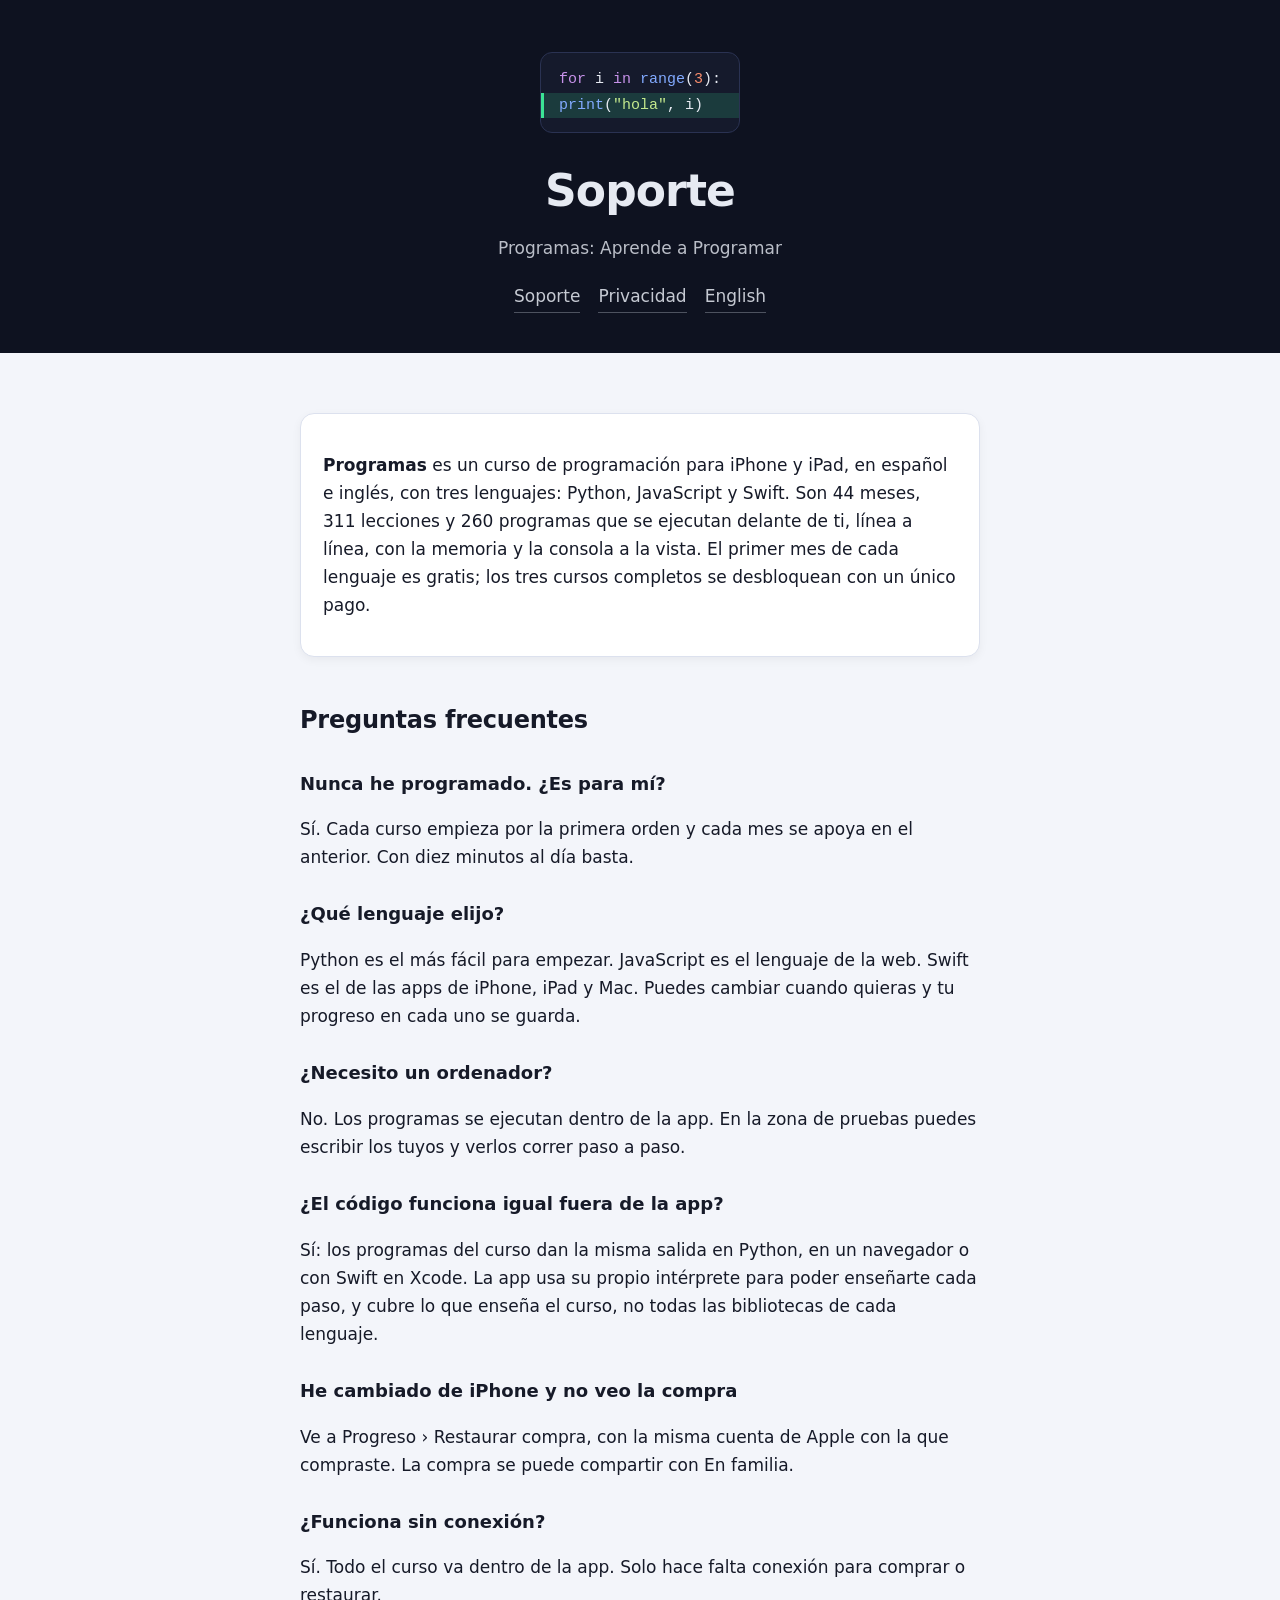
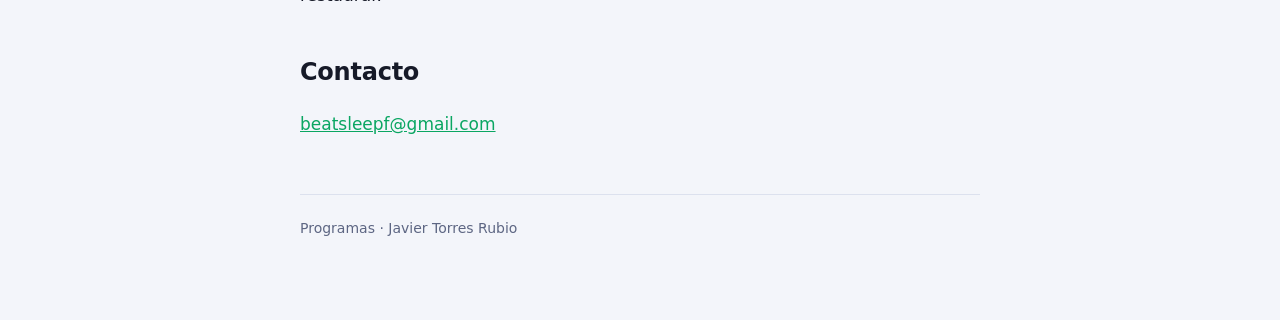
<file: index.html>
<!doctype html>
<html lang="es">
<head>
<meta charset="utf-8">
<meta name="viewport" content="width=device-width, initial-scale=1, viewport-fit=cover">
<title>Programas: aprende a programar — Soporte</title>
<link rel="canonical" href="https://javi7899.github.io/programas-web/">
<link rel="alternate" hreflang="es" href="https://javi7899.github.io/programas-web/">
<link rel="alternate" hreflang="en" href="https://javi7899.github.io/programas-web/en/">
<meta name="description" content="Ayuda de Programas, el curso de Python, JavaScript y Swift en el que cada programa se ejecuta delante de ti, línea a línea.">
<link rel="stylesheet" href="estilo.css">
</head>
<body>
<header>
  <div class="code" aria-hidden="true"><span><span class="kw">for</span> i <span class="kw">in</span> <span class="fn">range</span>(<span class="num">3</span>):</span><br><span class="on">    <span class="fn">print</span>(<span class="str">"hola"</span>, i)</span></div>
  <h1>Soporte</h1>
  <p>Programas: Aprende a Programar</p>
  <nav><a href="index.html">Soporte</a> <a href="privacidad.html">Privacidad</a> <a href="en/" hreflang="en" lang="en">English</a></nav>
</header>
<main>
  <div class="card"><p><strong>Programas</strong> es un curso de programación para iPhone y iPad, en español e inglés, con tres lenguajes: Python, JavaScript y Swift. Son 44 meses, 311 lecciones y 260 programas que se ejecutan delante de ti, línea a línea, con la memoria y la consola a la vista. El primer mes de cada lenguaje es gratis; los tres cursos completos se desbloquean con un único pago.</p></div>
  <h2>Preguntas frecuentes</h2>
  <h3>Nunca he programado. ¿Es para mí?</h3>
  <p>Sí. Cada curso empieza por la primera orden y cada mes se apoya en el anterior. Con diez minutos al día basta.</p>
  <h3>¿Qué lenguaje elijo?</h3>
  <p>Python es el más fácil para empezar. JavaScript es el lenguaje de la web. Swift es el de las apps de iPhone, iPad y Mac. Puedes cambiar cuando quieras y tu progreso en cada uno se guarda.</p>
  <h3>¿Necesito un ordenador?</h3>
  <p>No. Los programas se ejecutan dentro de la app. En la zona de pruebas puedes escribir los tuyos y verlos correr paso a paso.</p>
  <h3>¿El código funciona igual fuera de la app?</h3>
  <p>Sí: los programas del curso dan la misma salida en Python, en un navegador o con Swift en Xcode. La app usa su propio intérprete para poder enseñarte cada paso, y cubre lo que enseña el curso, no todas las bibliotecas de cada lenguaje.</p>
  <h3>He cambiado de iPhone y no veo la compra</h3>
  <p>Ve a Progreso › Restaurar compra, con la misma cuenta de Apple con la que compraste. La compra se puede compartir con En familia.</p>
  <h3>¿Funciona sin conexión?</h3>
  <p>Sí. Todo el curso va dentro de la app. Solo hace falta conexión para comprar o restaurar.</p>
  <h2>Contacto</h2>
  <p><span data-correo><noscript>beatsleepf (arroba) gmail.com</noscript></span></p>
  <footer>Programas · Javier Torres Rubio</footer>
</main>
<script src="contacto.js"></script>
</body>
</html>
</file>
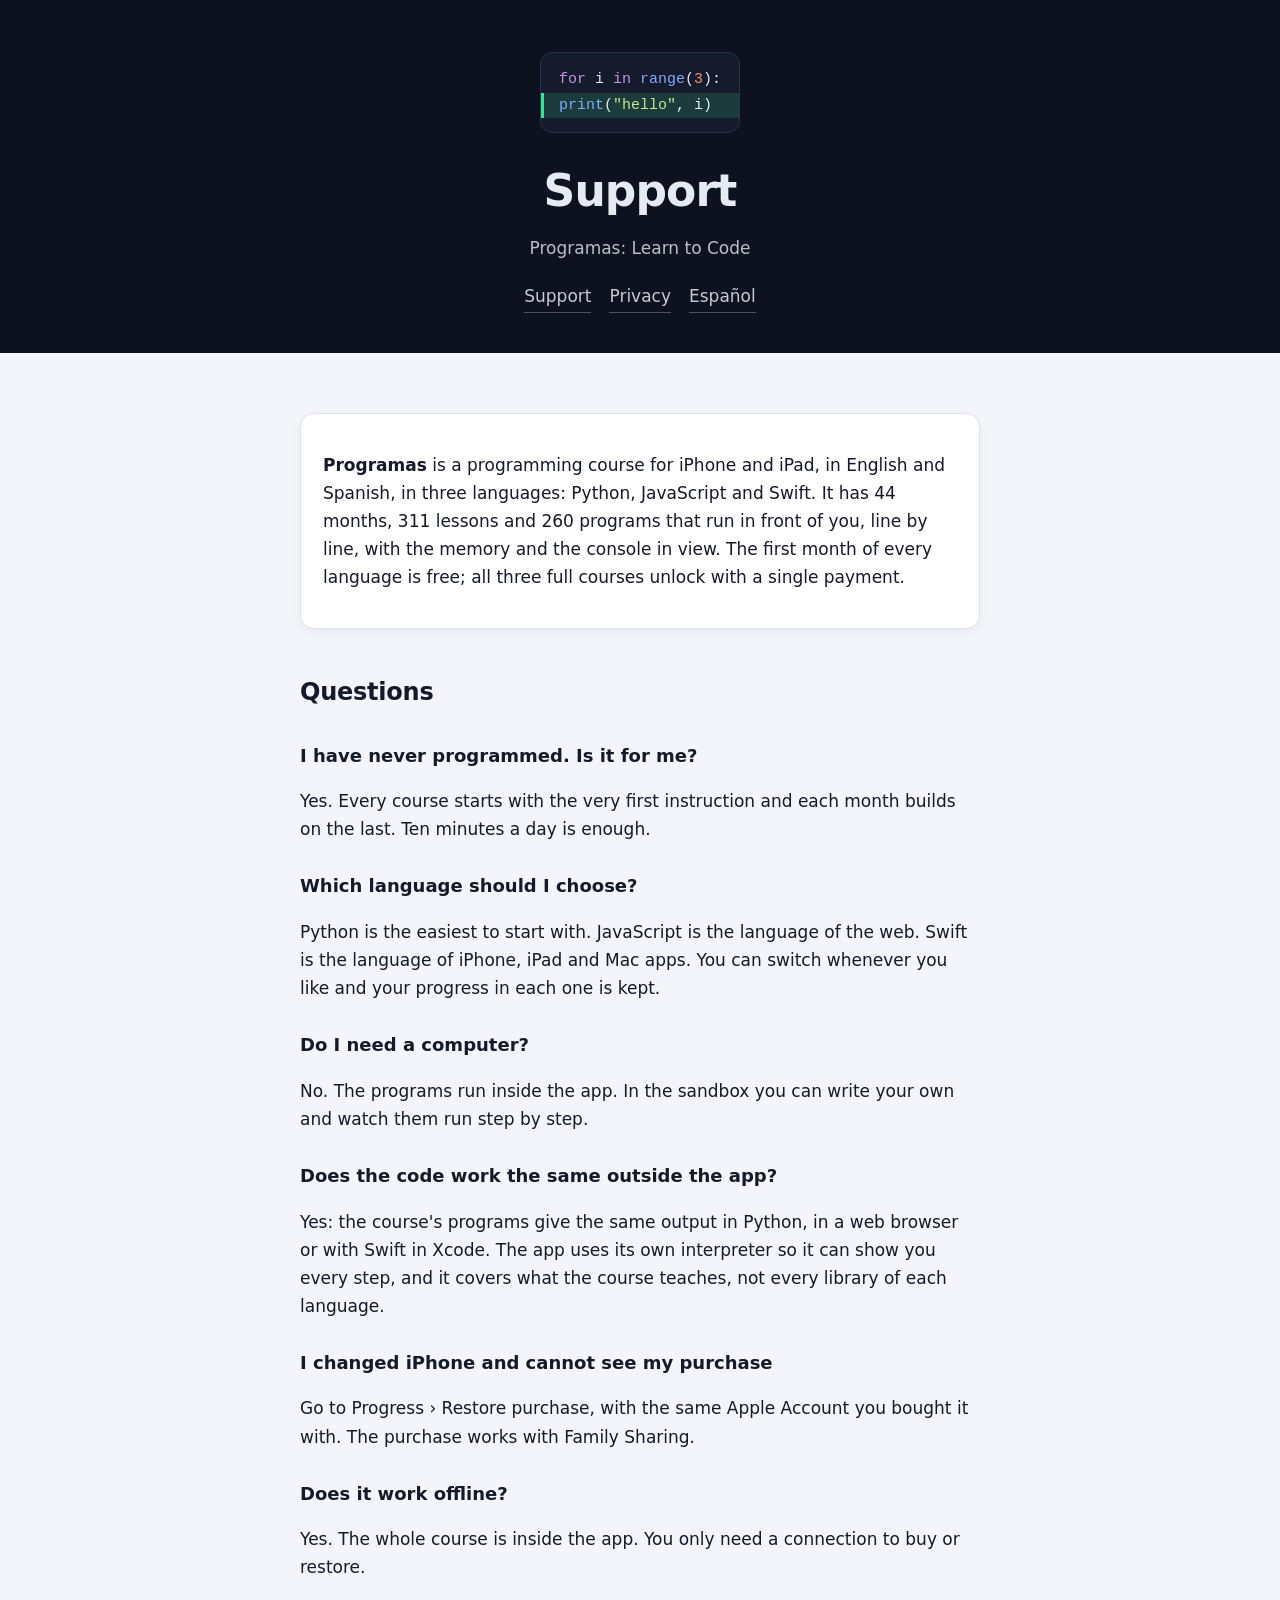
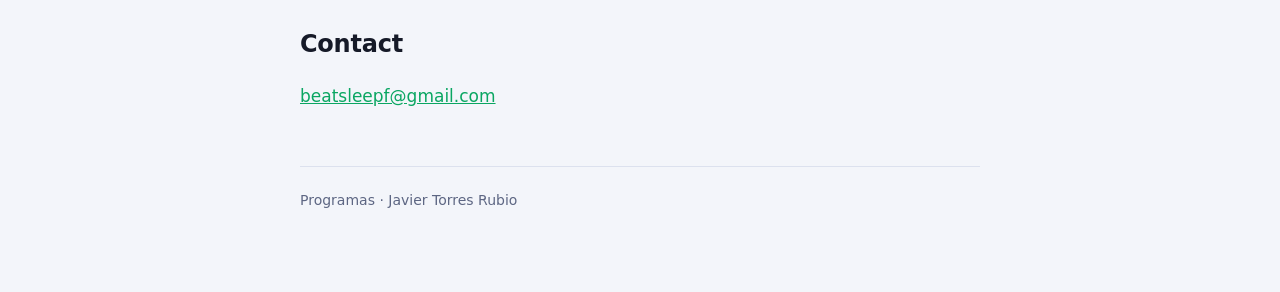
<file: en/index.html>
<!doctype html>
<html lang="en">
<head>
<meta charset="utf-8">
<meta name="viewport" content="width=device-width, initial-scale=1, viewport-fit=cover">
<title>Programas: learn to code — Support</title>
<link rel="canonical" href="https://javi7899.github.io/programas-web/en/">
<link rel="alternate" hreflang="es" href="https://javi7899.github.io/programas-web/">
<link rel="alternate" hreflang="en" href="https://javi7899.github.io/programas-web/en/">
<meta name="description" content="Help for Programas, the Python, JavaScript and Swift course where every program runs in front of you, line by line.">
<link rel="stylesheet" href="../estilo.css">
</head>
<body>
<header>
  <div class="code" aria-hidden="true"><span><span class="kw">for</span> i <span class="kw">in</span> <span class="fn">range</span>(<span class="num">3</span>):</span><br><span class="on">    <span class="fn">print</span>(<span class="str">"hello"</span>, i)</span></div>
  <h1>Support</h1>
  <p>Programas: Learn to Code</p>
  <nav><a href="./">Support</a> <a href="privacy.html">Privacy</a> <a href="../" hreflang="es" lang="es">Español</a></nav>
</header>
<main>
  <div class="card"><p><strong>Programas</strong> is a programming course for iPhone and iPad, in English and Spanish, in three languages: Python, JavaScript and Swift. It has 44 months, 311 lessons and 260 programs that run in front of you, line by line, with the memory and the console in view. The first month of every language is free; all three full courses unlock with a single payment.</p></div>
  <h2>Questions</h2>
  <h3>I have never programmed. Is it for me?</h3>
  <p>Yes. Every course starts with the very first instruction and each month builds on the last. Ten minutes a day is enough.</p>
  <h3>Which language should I choose?</h3>
  <p>Python is the easiest to start with. JavaScript is the language of the web. Swift is the language of iPhone, iPad and Mac apps. You can switch whenever you like and your progress in each one is kept.</p>
  <h3>Do I need a computer?</h3>
  <p>No. The programs run inside the app. In the sandbox you can write your own and watch them run step by step.</p>
  <h3>Does the code work the same outside the app?</h3>
  <p>Yes: the course's programs give the same output in Python, in a web browser or with Swift in Xcode. The app uses its own interpreter so it can show you every step, and it covers what the course teaches, not every library of each language.</p>
  <h3>I changed iPhone and cannot see my purchase</h3>
  <p>Go to Progress › Restore purchase, with the same Apple Account you bought it with. The purchase works with Family Sharing.</p>
  <h3>Does it work offline?</h3>
  <p>Yes. The whole course is inside the app. You only need a connection to buy or restore.</p>
  <h2>Contact</h2>
  <p><span data-correo><noscript>beatsleepf (at) gmail.com</noscript></span></p>
  <footer>Programas · Javier Torres Rubio</footer>
</main>
<script src="contacto.js"></script>
</body>
</html>
</file>
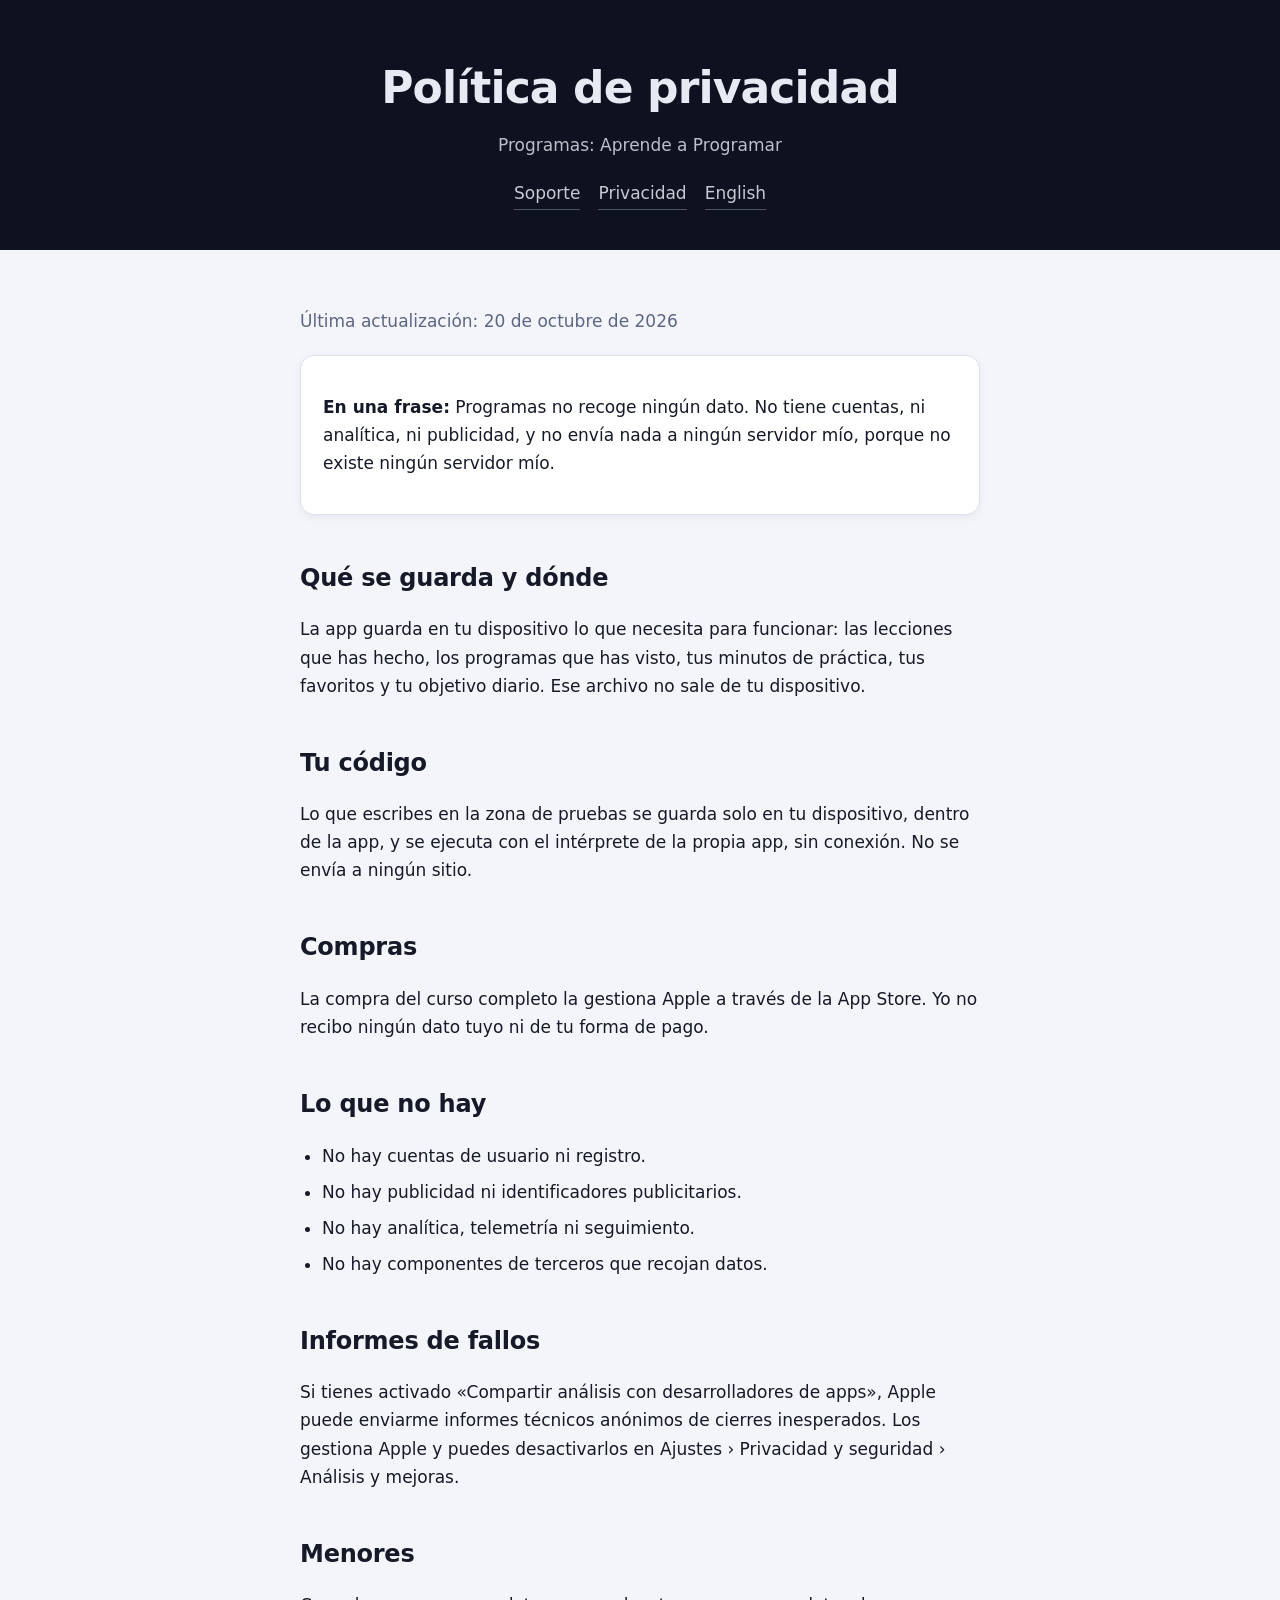
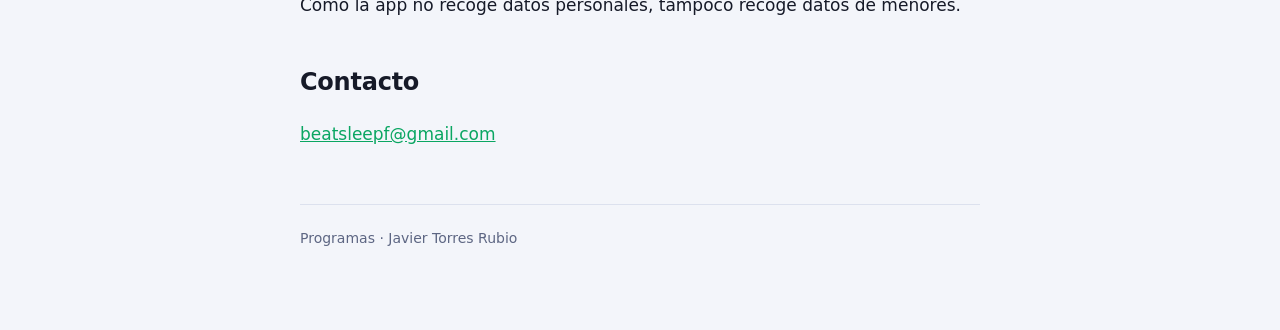
<file: privacidad.html>
<!doctype html>
<html lang="es">
<head>
<meta charset="utf-8">
<meta name="viewport" content="width=device-width, initial-scale=1, viewport-fit=cover">
<title>Política de privacidad de Programas</title>
<link rel="canonical" href="https://javi7899.github.io/programas-web/privacidad.html">
<link rel="alternate" hreflang="es" href="https://javi7899.github.io/programas-web/privacidad.html">
<link rel="alternate" hreflang="en" href="https://javi7899.github.io/programas-web/en/privacy.html">
<meta name="description" content="Programas no recoge datos: sin cuentas, sin analítica y sin publicidad. Tu progreso y tu código se quedan en tu dispositivo.">
<link rel="stylesheet" href="estilo.css">
</head>
<body>
<header>
  <h1>Política de privacidad</h1>
  <p>Programas: Aprende a Programar</p>
  <nav><a href="index.html">Soporte</a> <a href="privacidad.html">Privacidad</a> <a href="en/" hreflang="en" lang="en">English</a></nav>
</header>
<main>
  <p class="subtle">Última actualización: 20 de octubre de 2026</p>
  <div class="card"><p><strong>En una frase:</strong> Programas no recoge ningún dato. No tiene cuentas, ni analítica, ni publicidad, y no envía nada a ningún servidor mío, porque no existe ningún servidor mío.</p></div>
  <h2>Qué se guarda y dónde</h2>
  <p>La app guarda en tu dispositivo lo que necesita para funcionar: las lecciones que has hecho, los programas que has visto, tus minutos de práctica, tus favoritos y tu objetivo diario. Ese archivo no sale de tu dispositivo.</p>
  <h2>Tu código</h2>
  <p>Lo que escribes en la zona de pruebas se guarda solo en tu dispositivo, dentro de la app, y se ejecuta con el intérprete de la propia app, sin conexión. No se envía a ningún sitio.</p>
  <h2>Compras</h2>
  <p>La compra del curso completo la gestiona Apple a través de la App Store. Yo no recibo ningún dato tuyo ni de tu forma de pago.</p>
  <h2>Lo que no hay</h2>
  <ul>
    <li>No hay cuentas de usuario ni registro.</li>
    <li>No hay publicidad ni identificadores publicitarios.</li>
    <li>No hay analítica, telemetría ni seguimiento.</li>
    <li>No hay componentes de terceros que recojan datos.</li>
  </ul>
  <h2>Informes de fallos</h2>
  <p>Si tienes activado «Compartir análisis con desarrolladores de apps», Apple puede enviarme informes técnicos anónimos de cierres inesperados. Los gestiona Apple y puedes desactivarlos en Ajustes › Privacidad y seguridad › Análisis y mejoras.</p>
  <h2>Menores</h2>
  <p>Como la app no recoge datos personales, tampoco recoge datos de menores.</p>
  <h2>Contacto</h2>
  <p><span data-correo><noscript>beatsleepf (arroba) gmail.com</noscript></span></p>
  <footer>Programas · Javier Torres Rubio</footer>
</main>
<script src="contacto.js"></script>
</body>
</html>
</file>
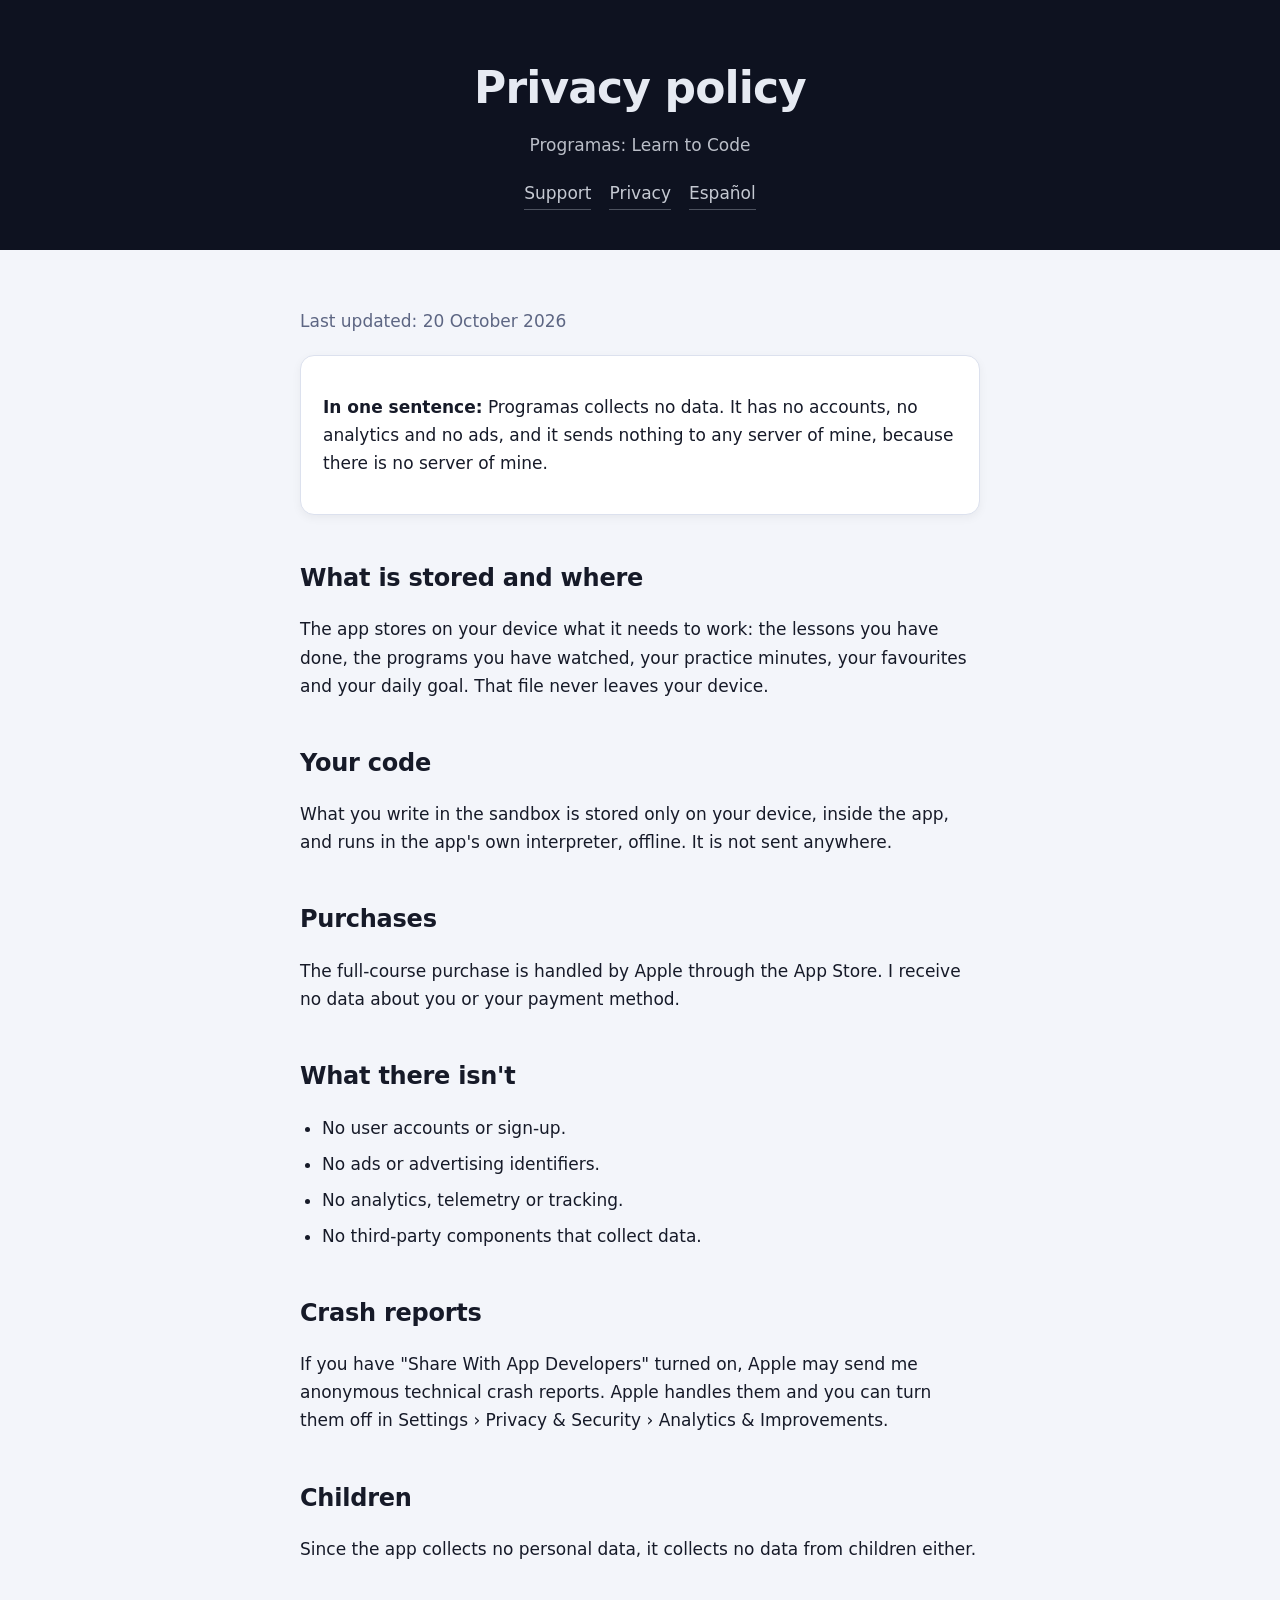
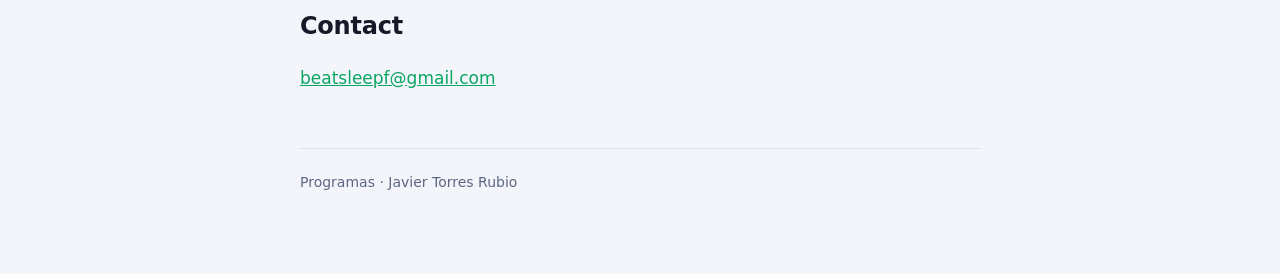
<file: en/privacy.html>
<!doctype html>
<html lang="en">
<head>
<meta charset="utf-8">
<meta name="viewport" content="width=device-width, initial-scale=1, viewport-fit=cover">
<title>Programas privacy policy</title>
<link rel="canonical" href="https://javi7899.github.io/programas-web/en/privacy.html">
<link rel="alternate" hreflang="es" href="https://javi7899.github.io/programas-web/privacidad.html">
<link rel="alternate" hreflang="en" href="https://javi7899.github.io/programas-web/en/privacy.html">
<meta name="description" content="Programas collects no data: no accounts, no analytics and no ads. Your progress and your code stay on your device.">
<link rel="stylesheet" href="../estilo.css">
</head>
<body>
<header>
  <h1>Privacy policy</h1>
  <p>Programas: Learn to Code</p>
  <nav><a href="./">Support</a> <a href="privacy.html">Privacy</a> <a href="../privacidad.html" hreflang="es" lang="es">Español</a></nav>
</header>
<main>
  <p class="subtle">Last updated: 20 October 2026</p>
  <div class="card"><p><strong>In one sentence:</strong> Programas collects no data. It has no accounts, no analytics and no ads, and it sends nothing to any server of mine, because there is no server of mine.</p></div>
  <h2>What is stored and where</h2>
  <p>The app stores on your device what it needs to work: the lessons you have done, the programs you have watched, your practice minutes, your favourites and your daily goal. That file never leaves your device.</p>
  <h2>Your code</h2>
  <p>What you write in the sandbox is stored only on your device, inside the app, and runs in the app's own interpreter, offline. It is not sent anywhere.</p>
  <h2>Purchases</h2>
  <p>The full-course purchase is handled by Apple through the App Store. I receive no data about you or your payment method.</p>
  <h2>What there isn't</h2>
  <ul>
    <li>No user accounts or sign-up.</li>
    <li>No ads or advertising identifiers.</li>
    <li>No analytics, telemetry or tracking.</li>
    <li>No third-party components that collect data.</li>
  </ul>
  <h2>Crash reports</h2>
  <p>If you have "Share With App Developers" turned on, Apple may send me anonymous technical crash reports. Apple handles them and you can turn them off in Settings › Privacy &amp; Security › Analytics &amp; Improvements.</p>
  <h2>Children</h2>
  <p>Since the app collects no personal data, it collects no data from children either.</p>
  <h2>Contact</h2>
  <p><span data-correo><noscript>beatsleepf (at) gmail.com</noscript></span></p>
  <footer>Programas · Javier Torres Rubio</footer>
</main>
<script src="contacto.js"></script>
</body>
</html>
</file>
<file: estilo.css>
/* Programas: un editor oscuro, colores de sintaxis y verde de terminal. */
:root {
  --canvas: #F3F5FA; --surface: #FFFFFF; --ink: #161A28; --subtle: #5D6683;
  --hairline: #DCE1EE; --brand: #0AA662; --deep: #0E1220;
  --kw: #C792EA; --fn: #82AAFF; --str: #C3E88D; --num: #F78C6C;
}
@media (prefers-color-scheme: dark) {
  :root { --canvas: #0B0E18; --surface: #151A2C; --ink: #E6EAF2; --subtle: #8A93AE; --hairline: #262D48; --brand: #3BE395; }
}
* { box-sizing: border-box; }
body { margin: 0; background: var(--canvas); color: var(--ink); font: 17px/1.65 -apple-system, "SF Pro Text", system-ui, sans-serif; -webkit-font-smoothing: antialiased; }
code, .mono { font-family: ui-monospace, "SF Mono", Menlo, monospace; }
/* Nada de backdrop-filter en una cabecera fija: oscurece la página de debajo. */
header { background: var(--deep); color: #E6EAF2; padding: 52px 20px 40px; text-align: center; }
header .code { display: inline-block; text-align: left; font: 15px/1.7 ui-monospace, "SF Mono", Menlo, monospace; background: #151A2C; border: 1px solid #2A3252; border-radius: 12px; padding: 14px 18px; margin-bottom: 22px; }
header .code .on { background: rgba(59,227,149,.16); box-shadow: inset 3px 0 #3BE395; margin: 0 -18px; padding: 0 18px; display: block; }
.kw { color: var(--kw); } .fn { color: var(--fn); } .str { color: var(--str); } .num { color: var(--num); }
header h1 { margin: 0 0 6px; font-size: clamp(30px, 7vw, 44px); letter-spacing: -0.02em; }
header p { margin: 0; opacity: .8; }
nav { display: flex; gap: 18px; justify-content: center; margin-top: 20px; flex-wrap: wrap; }
nav a { color: #E6EAF2; opacity: .85; text-decoration: none; border-bottom: 1px solid rgba(230,234,242,.35); padding-bottom: 2px; }
nav a:hover { opacity: 1; }
main { max-width: 720px; margin: 0 auto; padding: 40px 20px 80px; }
h2 { font-size: 24px; margin: 44px 0 12px; letter-spacing: -0.01em; }
h3 { font-size: 18px; margin: 28px 0 6px; }
.subtle { color: var(--subtle); }
ul { padding-left: 22px; } li { margin-bottom: 8px; }
.card { background: var(--surface); border: 1px solid var(--hairline); border-radius: 14px; padding: 20px 22px; margin: 20px 0; box-shadow: 0 3px 10px rgba(0,0,0,.05); }
a { color: var(--brand); }
footer { border-top: 1px solid var(--hairline); margin-top: 56px; padding-top: 22px; color: var(--subtle); font-size: 14px; }
</file>
